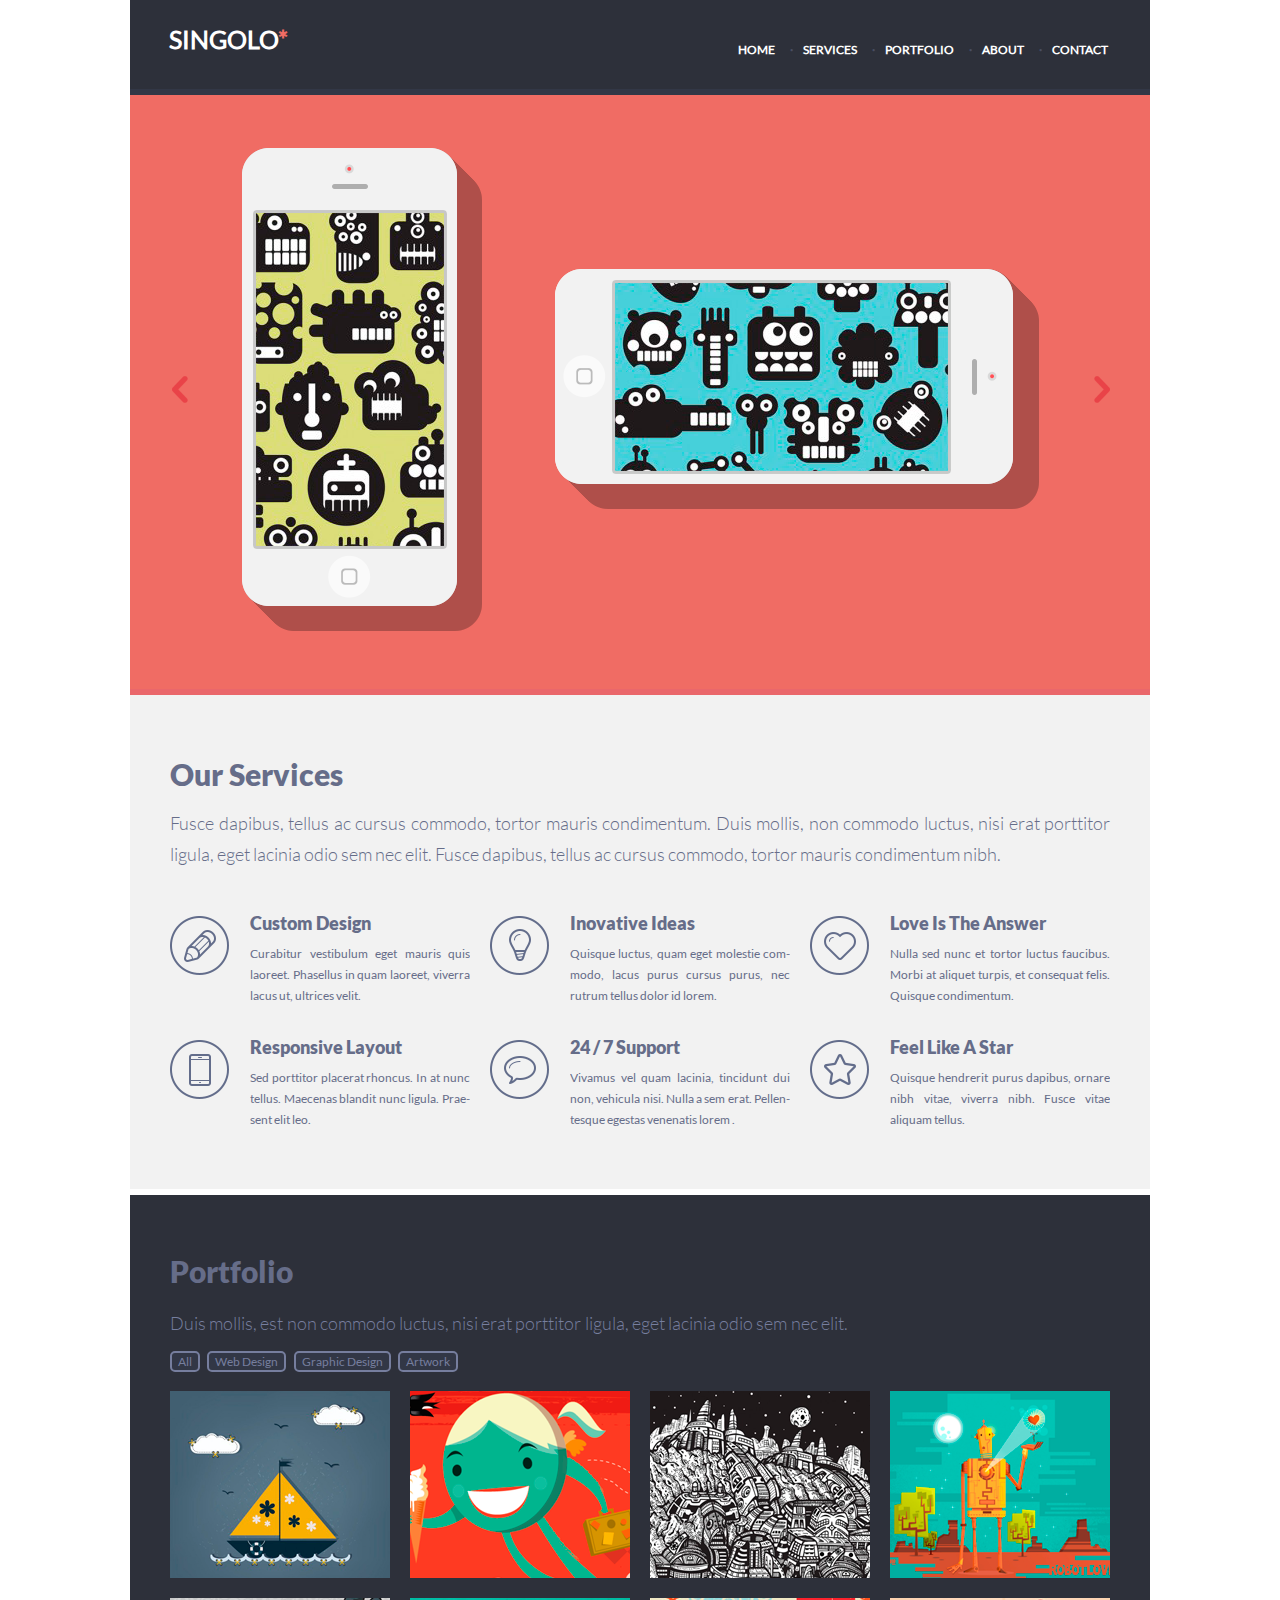
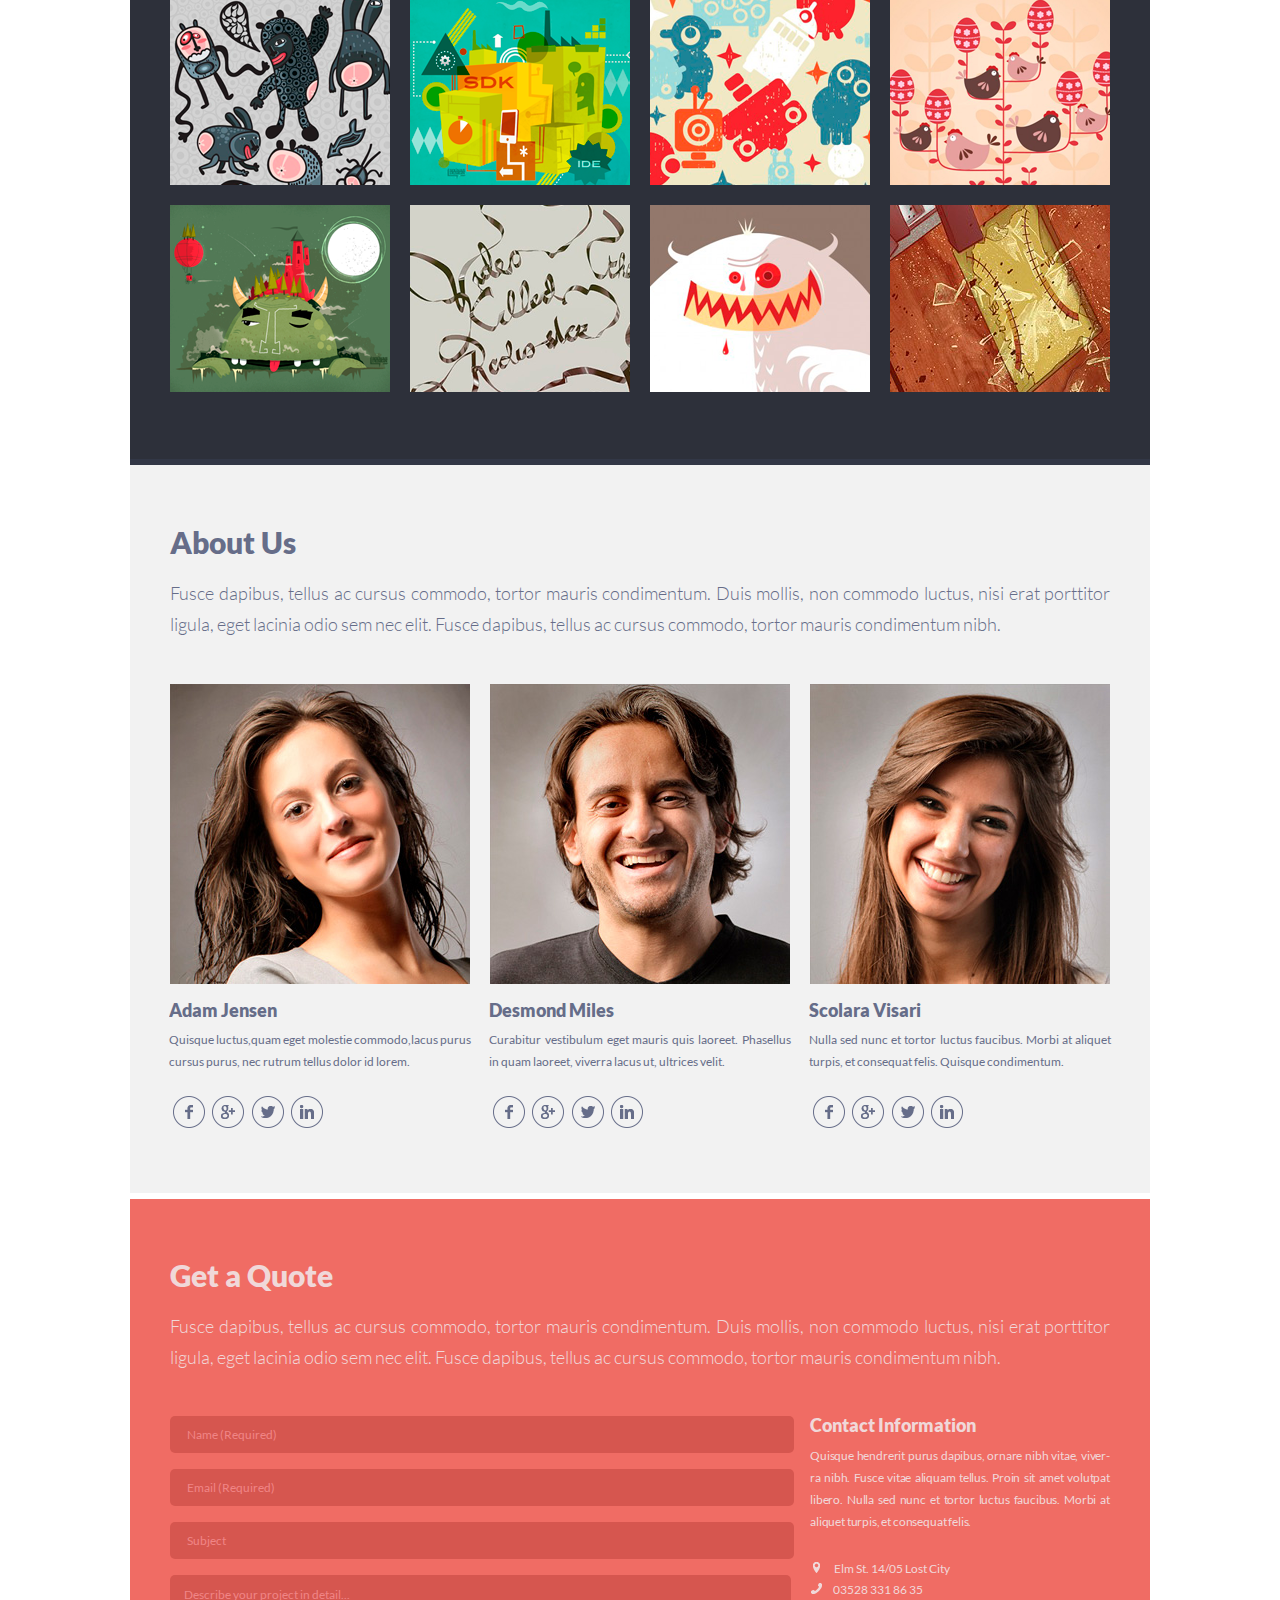
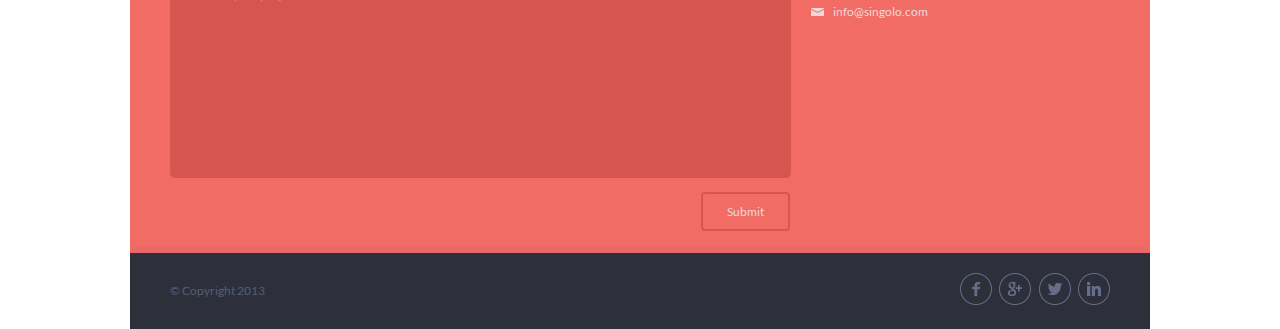
<file: index.html>
<!DOCTYPE html>
<html>
    <head>
        <meta charset="utf-8" />
        <title>Singolo</title>
        <link rel="stylesheet" href="style.css"> 
        <link href="https://fonts.googleapis.com/css?family=Lato&display=swap" rel="stylesheet">
        <meta name="viewport" content="width=device-width";>
    </head>
    <body>
        <header class="header">
              <div class="container-header">
                <div class="sandwich-container">
                  <div class="bar1"></div>
                  <div class="bar2"></div>
                  <div class="bar3"></div>
                </div>
                <div class="sandwich-container turned sandwich-visible">
                  <div class="bar1"></div>
                  <div class="bar2"></div>
                  <div class="bar3"></div>
                </div>
                <h1 class="singolo" name="home">singolo<span class="colorf06c64">*</span></h1>
                <nav class="nav sandwich-visible">
                  <ul class="container-nav">
                    <li><p class="nav-item-1" ><a href="#home">HOME </a><span>&#183;</span></p></li>
                    <li><p class="nav-item-2" ><a href="#services">SERVICES </a><span>&#183;</span></p></li>
                    <li><p class="nav-item-3" ><a href="#portfolio">PORTFOLIO </a><span>&#183;</span></p></li>
                    <li><p class="nav-item-4" ><a href="#about">ABOUT </a><span>&#183;</span></p></li>
                    <li><p class="nav-item-5" ><a href="#contact">CONTACT</a></p></li>
                  </ul>
                </nav>
            </div>
          </header>
        <main>
            <section class="slider" id="home">
                <div class="slider-container">
                  <div class="second-slide displayNone">
                    <img class="second-slide-phone" src="assets/images/slider2.png">
                  </div>
                  <div class="first-slide activeElement">
                    <img class="iphone-black-vertical " src="assets/images/iphone-black-vertical.png">
                    <img class="iphone-black-horizontal " src="assets/images/iphone-black-horizontal.png">
                    <img class="iphone-vertical" src="assets/images/iPhone Vertical.png">
                    <img class="iphone-horizontal" src="assets/images/iPhone Horizontal.png">
                  </div>
                    <img class="chev" src="assets/images/chev.png">
                    <img class="chev-2" src="assets/images/chev.png">
                  </div>
            </section>
            <section class="services" id="services">
                <div class="services-container">
                    <div class="col-1" >
                        <p class="text-1" >Our Services</p>
                        <p class="text-2">Fusce dapibus,  tellus ac cursus commodo, tortor mauris condimentum. Duis mollis, non commodo luctus, nisi erat porttitor ligula, eget lacinia odio sem nec elit. Fusce dapibus, tellus ac cursus commodo, tortor mauris condimentum nibh.</p>
                    </div>
                    <div class="img-services-container-1">
                      <div>
                        <img class="icon" src="assets/images/Pen.png" >
                        <div class="col-2">
                            <p class="text-3">Custom Design</p>
                            <p class="text-4">Curabitur vestibulum eget mauris quis laoreet. Phasellus in quam laoreet, viverra lacus ut, ultrices velit.</p>
                        </div>
                      </div>
                      <div>
                        <img class="icon" src="assets/images/Bulb.png" >
                        <div class="col-2">
                            <p class="text-3">Inovative Ideas</p>
                            <p class="text-4">Quisque luctus, quam eget molestie com-modo, lacus purus cursus purus, nec rutrum tellus dolor id lorem.</p>
                        </div>
                      </div>
                      <div>
                        <img class="icon" src="assets/images/Heart.png" >
                        <div class="col-2">
                            <p class="text-3">Love Is The Answer</p>
                            <p class="text-4">Nulla sed nunc et tortor luctus faucibus. Morbi at aliquet turpis, et consequat felis. Quisque condimentum.</p>
                        </div>
                      </div>
                      <div>
                        <img class="icon" src="assets/images/Phone.png" >
                        <div class="col-2">
                            <p class="text-3">Responsive Layout</p>
                            <p class="text-4">Sed porttitor placerat rhoncus. In at nunc tellus. Maecenas blandit nunc ligula. Prae-sent elit leo.</p>
                        </div>
                      </div>
                      <div>
                        <img class="icon" src="assets/images/Bubble.png" >
                        <div class="col-2">
                            <p class="text-3">24 / 7 Support</p>
                            <p class="text-4">Vivamus vel quam lacinia, tincidunt dui non, vehicula nisi. Nulla a sem erat. Pellen-tesque egestas venenatis lorem .</p>
                        </div>
                      </div>
                      <div>
                        <img class="icon" src="assets/images/Star.png" >
                        <div class="col-2">
                            <p class="text-3">Feel Like A Star</p>
                            <p class="text-4">Quisque hendrerit purus dapibus, ornare nibh vitae, viverra nibh. Fusce vitae aliquam tellus.</p>
                        </div>
                      </div>
                    </div >
                </div>
            </section>
            <div class="portfolio-div" id="portfolio">
                <section class="portfolio-section" >
                  <h2 class="portfolio-header">Portfolio</h2>
                  <p class="portfolio-description">
                    Duis mollis, est non commodo luctus, nisi erat porttitor ligula, eget
                    lacinia odio sem nec elit.
                  </p>
                  <nav class="nav-filter">
                    <ul class="filter">
                      <li class="filter-options-li">
                        <button class="button-all">All</button>
                      </li>
                      <li class="filter-options-li">
                        <button class="button-web-design">Web Design</button>
                      </li>
                      <li class="filter-options-li">
                        <button class="button-graphic-design">Graphic Design</button>
                      </li>
                      <li class="filter-options-li">
                        <button class="button-artwork">Artwork</button>
                      </li>
                    </ul>
                  </nav>
                  <div class="picture-block">
                    <img
                      src="./assets/images/portfolio-1.png"
                      alt="boat"
                      class="portfolio-img"
                    />
                    <img
                      src="./assets/images/portfolio-2.png"
                      alt="girl with ice-cream"
                      class="portfolio-img"
                    />
                    <img
                      src="./assets/images/portfolio-3.png"
                      alt="city in the night"
                      class="portfolio-img"
                    />
                    <img
                      src="./assets/images/portfolio-4.png"
                      alt="lovely robot"
                      class="portfolio-img"
                    />
                    <img
                      src="./assets/images/portfolio-5.png"
                      alt="strange animals"
                      class="portfolio-img"
                    />
                    <img
                      src="./assets/images/portfolio-6.png"
                      alt="SDK visualized"
                      class="portfolio-img"
                    />
                    <img
                      src="./assets/images/portfolio-7.png"
                      alt="weird figures"
                      class="portfolio-img"
                    />
                    <img
                      src="./assets/images/portfolio-8.png"
                      alt="birdies"
                      class="portfolio-img"
                    />
                    <img
                      src="./assets/images/portfolio-9.png"
                      alt="swamp monster"
                      class="portfolio-img"
                    />
                    <img
                      src="./assets/images/portfolio-10.png"
                      alt="some signature"
                      class="portfolio-img"
                    />
                    <img
                      src="./assets/images/portfolio-11.png"
                      alt="white mutant"
                      class="portfolio-img"
                    />
                    <img
                      src="./assets/images/portfolio-12.png"
                      alt="voltmeter"
                      class="portfolio-img"
                    />
                  </div>
                </section>
              </div>
              <div class="about-us-section-div" id="about">
                <section class="about-us-section" >
                  <h2 class="about-us-header">About Us</h2>
                  <p class="about-us-desctiption">
                    Fusce dapibus, tellus ac cursus commodo, tortor mauris condimentum. Duis mollis, non commodo luctus, nisi erat porttitor ligula, eget lacinia odio sem nec elit. Fusce dapibus, tellus ac cursus commodo, tortor mauris condimentum nibh.
                  </p>
                  <div class="team-container">
                    <div class="team-member">
                      <img
                        src="./assets/images/person-1.jpg"
                        alt="Adam Jensen"
                        class="team-member-img"
                      />
                      <h3 class="team-member-name">
                        Adam Jensen
                      </h3>
                      <p class="team-member-description">
                        Quisque luctus,quam eget molestie commodo,lacus purus cursus purus, nec rutrum tellus dolor id lorem.
                      </p>
                      <ul class="team-member-contacts">
                        <li class="team-member-li">
                          <a href="#" class="team-member-a"
                            ><img src="./assets/images/Facebook.png" alt="Facebook"
                          /></a>
                        </li>
                        <li class="team-member-li">
                          <a href="#" class="team-member-a"
                            ><img src="./assets/images/Google.png" alt="Google"
                          /></a>
                        </li>
                        <li class="team-member-li">
                          <a href="#" class="team-member-a"
                            ><img src="./assets/images/Twitter.png" alt="Twitter"
                          /></a>
                        </li>
                        <li class="team-member-li">
                          <a href="#" class="team-member-a"
                            ><img src="./assets/images/LinkedIn.png" alt="LinkedIn"
                          /></a>
                        </li>
                      </ul>
                    </div>
                    <div class="team-member">
                      <img
                        src="./assets/images/person-2.jpg"
                        alt="Desmond Miles"
                        class="team-member-img"
                      />
                      <h3 class="team-member-name">Desmond Miles</h3>
                      <p class="team-member-description">
                        Curabitur vestibulum eget mauris quis laoreet. Phasellus in quam laoreet, viverra lacus ut, ultrices velit.
                      </p>
                      <ul class="team-member-contacts">
                        <li class="team-member-li">
                          <a href="#" class="team-member-a"
                            ><img src="./assets/images/Facebook.png" alt="Facebook"
                          /></a>
                        </li>
                        <li class="team-member-li">
                          <a href="#" class="team-member-a"
                            ><img src="./assets/images/Google.png" alt="Google"
                          /></a>
                        </li>
                        <li class="team-member-li">
                          <a href="#" class="team-member-a"
                            ><img src="./assets/images/Twitter.png" alt="Twitter"
                          /></a>
                        </li>
                        <li class="team-member-li">
                          <a href="#" class="team-member-a"
                            ><img src="./assets/images/LinkedIn.png" alt="LinkedIn"
                          /></a>
                        </li>
                      </ul>
                    </div>
                    <div class="team-member">
                      <img
                        src="./assets/images/person-3.jpg"
                        alt="Scolara Visari"
                        class="team-member-img"
                      />
                      <h3 class="team-member-name">Scolara Visari</h3>
                      <p class="team-member-description">
                        Nulla sed nunc et tortor luctus faucibus. Morbi at aliquet turpis, et consequat felis. Quisque condimentum.
                      </p>
                      <ul class="team-member-contacts">
                        <li class="team-member-li">
                          <a href="#" class="team-member-a"
                            ><img src="./assets/images/Facebook.png" alt="Facebook"
                          /></a>
                        </li>
                        <li class="team-member-li">
                          <a href="#" class="team-member-a"
                            ><img src="./assets/images/Google.png" alt="Google"
                          /></a>
                        </li>
                        <li class="team-member-li">
                          <a href="#" class="team-member-a"
                            ><img src="./assets/images/Twitter.png" alt="Twitter"
                          /></a>
                        </li>
                        <li class="team-member-li">
                          <a href="#" class="team-member-a"
                            ><img src="./assets/images/LinkedIn.png" alt="LinkedIn"
                          /></a>
                        </li>
                      </ul>
                    </div>
                  </div>
                </section>
              </div>
              <section class="main_section" id="contact">
                <div class="main_wrapper">
                  <h1>Get a Quote</h1>
                  <p class="main_wrapper_text">Fusce dapibus, tellus ac cursus commodo, tortor mauris condimentum. Duis mollis, non commodo luctus, nisi erat porttitor ligula, eget lacinia odio sem nec elit. Fusce dapibus, tellus ac cursus commodo, tortor mauris condimentum nibh.</p>
                  <div class="flex_content">
                    <form >
                      <input name="name" type="text" placeholder="Name (Required)" id="name" required/>
                      <input name="email" type="email" placeholder="Email (Required)" id="email" required/>
                      <input name="subject" type="text" placeholder="Subject" id="subject"/>
                      <textarea name="textarea" placeholder="Describe your project in detail..." id="project" cols="30" rows="10"></textarea>
                      <button class="content_button" type="Submit">Submit</button>
                    </form>
                    <div class="information_wrapper">
                      <h3>Contact Information</h3>
                      <p class="information_text">
                        Quisque hendrerit purus dapibus, ornare nibh vitae, viver- ra nibh. Fusce vitae aliquam tellus. Proin sit amet volutpat libero. Nulla sed nunc et tortor luctus faucibus. Morbi at aliquet turpis, et consequat felis.</p>
                      <div class="contac_info_div">
                        <img class="location" src="assets/images/location.png" alt="location icon"/>
                        <a class="text_location">Elm St. 14/05 Lost City</a>
                        <p>
                        <img class="contact_number" src="assets/images/contact-number.png" alt="phone icon"/>
                        <a class="phone-number" href="tel:035283318635">03528 331 86 35</a>
                        </p>
                        <p>
                        <img class="mail" src="assets/images/mail.png" alt="mail icon"/>
                        <a class="e_mail" href="mailto:info@singolo.com">info@singolo.com</a>
                        </p>
                      </div>
                    </div>
                  </div>
                </div>
              </section>
              <section id='message-block' class="hidden">
                  <div id='message'>
                    <p>Письмо отправлено:</p>
                    <p id='resultSubject'></p>
                    <p id='resultDescription'></p>
                    <button id='close-button'>OK</button>
                  </div>
              </section>
        </main>
        <footer class="footer">
            <div class="footer_container">
              <p>© Copyright 2013</p>
              <div class="social_footer">
                <a href="#"><img class="social" src="assets/images/Facebook.png" alt="facebook icon"/></a>
                <a href="#"><img class="social" src="assets/images/Google.png" alt="google icon"/></a>
                <a href="#"><img class="social" src="assets/images/Twitter.png" alt="twitter icon"/></a>
                <a href="#"><img class="social" src="assets/images/LinkedIn.png" alt="linkedIn icon"/></a>
              </div>
            </div>
          </footer>
          <script src="script.js"></script>
    </body>
</html>
</file>
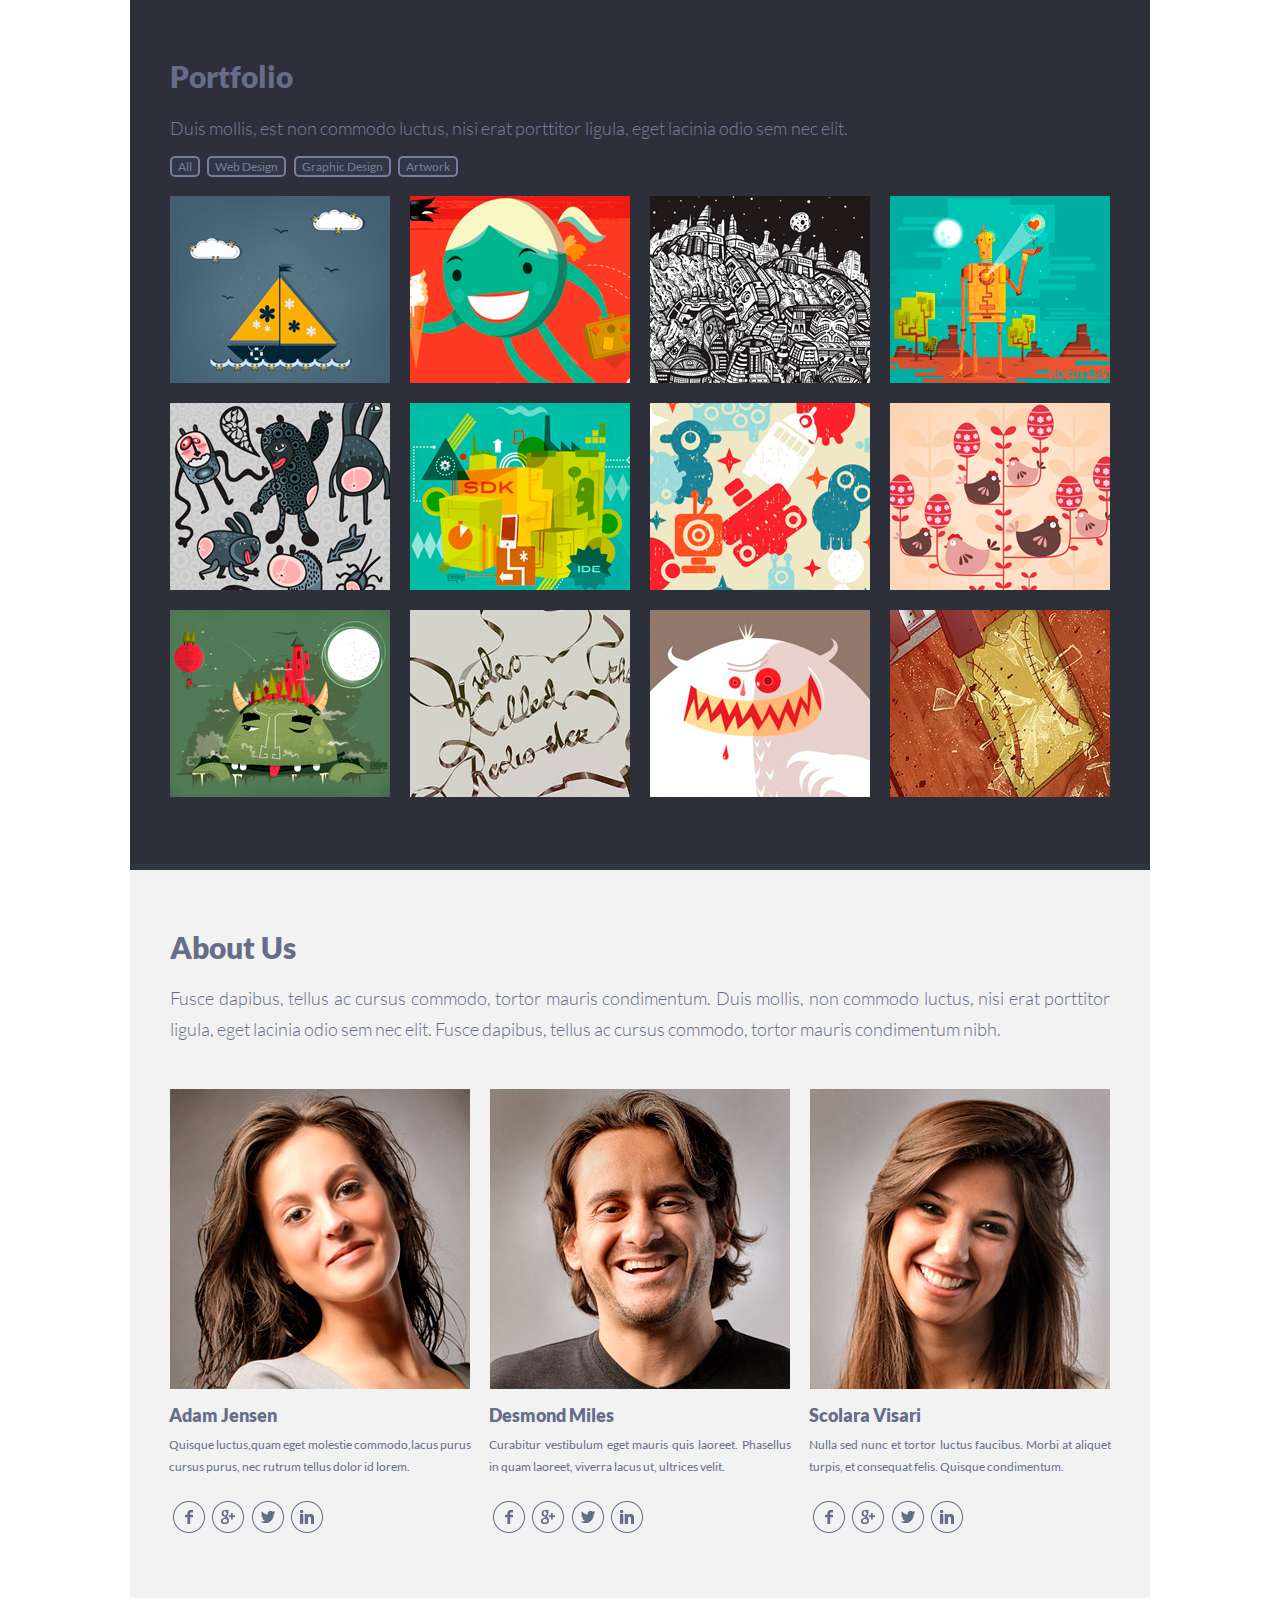
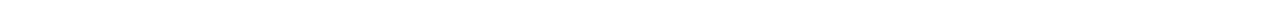
<file: singolo2.html>
<!DOCTYPE html>
<html lang="en">
  <head>
    <meta charset="UTF-8" />
    <meta name="viewport" content="width=device-width, initial-scale=1.0" />
    <title>Document</title>
    <link rel="stylesheet" href="style.css" />
  </head>

  <body>
    <div class="portfolio-div">
      <section class="portfolio-section">
        <h2 class="portfolio-header">Portfolio</h2>
        <p class="portfolio-description">
          Duis mollis, est non commodo luctus, nisi erat porttitor ligula, eget
          lacinia odio sem nec elit.
        </p>
        <nav class="nav-filter">
          <ul class="filter">
            <li class="filter-options-li">
              <button class="button-all"><span>All</span></button>
            </li>
            <li class="filter-options-li">
              <button class="button-web-design"><span>Web Design</span></button>
            </li>
            <li class="filter-options-li">
              <button class="button-graphic-design">
                <span>Graphic Design</span>
              </button>
            </li>
            <li class="filter-options-li">
              <button class="button-artwork"><span>Artwork</span></button>
            </li>
          </ul>
        </nav>
        <div class="picture-block">
          <img
            src="./assets/images/portfolio-1.png"
            alt="boat"
            class="portfolio-img"
          />
          <img
            src="./assets/images/portfolio-2.png"
            alt="girl with ice-cream"
            class="portfolio-img"
          />
          <img
            src="./assets/images/portfolio-3.png"
            alt="city in the night"
            class="portfolio-img"
          />
          <img
            src="./assets/images/portfolio-4.png"
            alt="lovely robot"
            class="portfolio-img"
          />
          <img
            src="./assets/images/portfolio-5.png"
            alt="strange animals"
            class="portfolio-img"
          />
          <img
            src="./assets/images/portfolio-6.png"
            alt="SDK visualized"
            class="portfolio-img"
          />
          <img
            src="./assets/images/portfolio-7.png"
            alt="weird figures"
            class="portfolio-img"
          />
          <img
            src="./assets/images/portfolio-8.png"
            alt="birdies"
            class="portfolio-img"
          />
          <img
            src="./assets/images/portfolio-9.png"
            alt="swamp monster"
            class="portfolio-img"
          />
          <img
            src="./assets/images/portfolio-10.png"
            alt="some signature"
            class="portfolio-img"
          />
          <img
            src="./assets/images/portfolio-11.png"
            alt="white mutant"
            class="portfolio-img"
          />
          <img
            src="./assets/images/portfolio-12.png"
            alt="voltmeter"
            class="portfolio-img"
          />
        </div>
      </section>
    </div>
    <div class="about-us-section-div">
      <section class="about-us-section">
        <h2 class="about-us-header">About Us</h2>
        <p class="about-us-desctiption">
          Fusce dapibus, tellus ac cursus commodo, tortor mauris condimentum. Duis mollis, non commodo luctus, nisi erat porttitor ligula, eget lacinia odio sem nec elit. Fusce dapibus, tellus ac cursus commodo, tortor mauris condimentum nibh.
        </p>
        <div class="team-container">
          <div class="team-member">
            <img
              src="./assets/images/person-1.jpg"
              alt="Adam Jensen"
              class="team-member-img"
            />
            <h3 class="team-member-name">
              Adam Jensen
            </h3>
            <p class="team-member-description">
              Quisque luctus,quam eget molestie commodo,lacus purus cursus purus, nec rutrum tellus dolor id lorem.
            </p>
            <ul class="team-member-contacts">
              <li class="team-member-li">
                <a href="#" class="team-member-a"
                  ><img src="./assets/images/Facebook.png" alt="Facebook"
                /></a>
              </li>
              <li class="team-member-li">
                <a href="#" class="team-member-a"
                  ><img src="./assets/images/Google.png" alt="Google"
                /></a>
              </li>
              <li class="team-member-li">
                <a href="#" class="team-member-a"
                  ><img src="./assets/images/Twitter.png" alt="Twitter"
                /></a>
              </li>
              <li class="team-member-li">
                <a href="#" class="team-member-a"
                  ><img src="./assets/images/LinkedIn.png" alt="LinkedIn"
                /></a>
              </li>
            </ul>
          </div>
          <div class="team-member">
            <img
              src="./assets/images/person-2.jpg"
              alt="Desmond Miles"
              class="team-member-img"
            />
            <h3 class="team-member-name">Desmond Miles</h3>
            <p class="team-member-description">
              Curabitur vestibulum eget mauris quis laoreet. Phasellus in quam laoreet, viverra lacus ut, ultrices velit.
            </p>
            <ul class="team-member-contacts">
              <li class="team-member-li">
                <a href="#" class="team-member-a"
                  ><img src="./assets/images/Facebook.png" alt="Facebook"
                /></a>
              </li>
              <li class="team-member-li">
                <a href="#" class="team-member-a"
                  ><img src="./assets/images/Google.png" alt="Google"
                /></a>
              </li>
              <li class="team-member-li">
                <a href="#" class="team-member-a"
                  ><img src="./assets/images/Twitter.png" alt="Twitter"
                /></a>
              </li>
              <li class="team-member-li">
                <a href="#" class="team-member-a"
                  ><img src="./assets/images/LinkedIn.png" alt="LinkedIn"
                /></a>
              </li>
            </ul>
          </div>
          <div class="team-member">
            <img
              src="./assets/images/person-3.jpg"
              alt="Scolara Visari"
              class="team-member-img"
            />
            <h3 class="team-member-name">Scolara Visari</h3>
            <p class="team-member-description">
              Nulla sed nunc et tortor luctus faucibus. Morbi at aliquet turpis, et consequat felis. Quisque condimentum.
            </p>
            <ul class="team-member-contacts">
              <li class="team-member-li">
                <a href="#" class="team-member-a"
                  ><img src="./assets/images/Facebook.png" alt="Facebook"
                /></a>
              </li>
              <li class="team-member-li">
                <a href="#" class="team-member-a"
                  ><img src="./assets/images/Google.png" alt="Google"
                /></a>
              </li>
              <li class="team-member-li">
                <a href="#" class="team-member-a"
                  ><img src="./assets/images/Twitter.png" alt="Twitter"
                /></a>
              </li>
              <li class="team-member-li">
                <a href="#" class="team-member-a"
                  ><img src="./assets/images/LinkedIn.png" alt="LinkedIn"
                /></a>
              </li>
            </ul>
          </div>
        </div>
      </section>
    </div>
  </body>
</html>
</file>
<file: style.css>
@font-face {
  font-family: "Lato Light";
  src: url("assets/fonts/Lato-Light.ttf");
}

@font-face {
  font-family: "Lato Regular";
  src: url("assets/fonts/Lato-Regular.ttf");
}

@font-face {
  font-family: "Lato Bold";
  src: url("assets/fonts/Lato-Bold.ttf");
}

@font-face {
  font-family: "Lato Black";
  src: url("assets/fonts/Lato-Black.ttf");
}
html{
  scroll-behavior: smooth;
}
body {
  max-width: 1020px;
  margin: 0 auto;
  position: relative;
}
.header {
  z-index: 3;
  top: 0;
  font-family: "Lato Regular", sans-serif;
  font-weight: bold;
  position: sticky;
  background-color: #2d303a;
  text-transform: uppercase;
  height: 89px;
  border-bottom: 6px solid #323746;
}
.container-header {
  display: flex;
  flex-direction: row;
  justify-content: space-between;
  align-items: center;
}
.singolo {
  position: absolute;
  margin: 8px 0 0 39px;
  font-size: 25px;
  color: #ffffff;
  text-align: justify;
}

.sandwich-container{
  visibility: collapse;
}
/* Rotate first bar */
.change .bar1 {
  transform: rotate(90deg)  translate(9px,-8px) ;
}

/* Fade out the second bar */
.change .bar2 {
  transform: rotate(90deg) ;
}

/* Rotate last bar */
.change .bar3 {
  transform: rotate(90deg) translate(-8px,8px);
}
.slider {
  height: 594px;
  position: relative;
  border-bottom: 6px solid rgb(234, 103, 107);
}
.slider-container{
  overflow: hidden;
  height: 594px;
  position: relative;
}
.first-slide{
  background-color: #f06c64;
  height: 594px;
  position: absolute;
  
  z-index: 1;
}
.second-slide{
  position: absolute;
  z-index: 1;
}      
.displayLeft{
  animation-name: bounce-2;
  animation-timing-function: linear;
  animation-duration: 0.5s; 
  z-index: 2;
}
@keyframes bounce-2 {
  0%   { transform: translateX(-1020PX); }
  100%  { transform: translateX(0); }
}
.displayRight{
  animation-name: bounce-1;
  animation-timing-function: linear;
  animation-duration: 0.5s; 
  z-index: 2;
}

@keyframes bounce-1 {
  0%   { transform: translateX(+1020PX); }
  100%  { transform: translateX(0); }
}

.displayNone{
  display: none;
  visibility: hidden;
}

.activeImg{
  outline: #F06C64 solid 5px;
}

.chev {
  position: absolute;
  vertical-align: middle;
  margin-left: 42px;
  margin-top: 281px;
  z-index: 2;
}
.chev:hover {
  cursor: pointer;
  transform: scale(1.5);
}

.iphone-vertical {
  margin-top: 53px;
  vertical-align: middle;
  margin-left: 112px;
  position: absolute;
}
.iphone-black-vertical {
  margin-top: 53px;
  vertical-align: middle;
  margin-left: 112px;
  position: absolute;
}
.iphone-horizontal {
  position: absolute;
  vertical-align: middle;
  margin-left: 425px;
  margin-top: 174px;
}
.iphone-black-horizontal {
  position: absolute;
  vertical-align: middle;
  margin-left: 425px;
  margin-top: 174px;
}
.displayNone{
  display:none;
}


.chev-2 {
  vertical-align: middle;
  margin-top: 281px;
  transform: rotateY(180deg);
  position: absolute;
  margin-left: 964px;
  z-index: 2;
}

.chev-2:hover {
  cursor: pointer;
  transform: scale(1.5) rotate(180deg);
}

.nav {
  float: right;
  margin: 14px 0 0;
  position: relative;
  width: auto;
  width: 452px;
}
.container-nav {
  position: relative;
  list-style: none;
}
.container-nav li {
  float: left;
  padding-right: 10px;
  color: #ffffff;
  font-size: 12px;
}

.colorf06c64 {
  color: #f06c64;
}

p span {
  color: #494e62;
  padding-left: 13px;
}
.container-nav li .active {
  color: #f02c64;
}

.filter-options-li .active{
  color: #ffffff;
  border-color:#ffffff ;
}
.container-nav a{
  color: #ffffff;
  font-size: 12px;
  text-decoration: none;
}
.container-nav a:hover {
  cursor: pointer;
} 
.services {
  
  background-color: #f2f2f2;
  color: #666d89;
  border-bottom: 6px solid #ffffff;
}

.text-1 {
  font-family: "Lato Black";
  font-size: 30px;
  padding-top: 61px;
  margin: 0;
}
.text-2 {
  font-family: "Lato Light";
  font-size: 18px;
  line-height: 170%;
  text-align: justify;
  margin: 0;
  padding-top: 16px;
}
.services-container {
  max-width: 940px;
  
}
.img-services-container-1 {
  display: flex;
  flex-direction: row;
  justify-content: space-between;
  align-items: center;
  margin: 0;
}

.img-services-container-2 {
  display: flex;
  flex-direction: row;
  justify-content: space-between;
  align-items: center;

  padding-top: 18px;
}

.col-2 {
  width: 220px;
}

.text-3 {
  font-family: "Lato Black";
  font-size: 18px;
  margin: 0;
}
.text-4 {
  font-family: "Lato Regular";
  font-size: 12px;
  text-align: justify;
  line-height: 21px;
  margin-top: 9px;
  overflow: hidden;
  display: -webkit-box;
    -webkit-line-clamp: 3;
    -webkit-box-orient: vertical;

}
.icon {
  padding-top: 10px;
  margin-top: -47px;
}

.portfolio-div {
  height: 863px;
  background-color: #2d303a;
  border-bottom: 6px solid #323746;
}
.portfolio-section {
  margin: 0 auto;
  height: 864px;
  padding: 48px 40px;
}
.portfolio-section {
  border-bottom: 6px solid #323746;
}
.portfolio-header {
  color: #666d89;
  font-family: "Lato Black";
  font-size: 30px;
  line-height: 17.86px;
  margin: 0;
  padding-top: 20px;
}
.portfolio-description {
  margin-top: 27px;
  margin-bottom: 0px;
  font-family: "Lato Light";
  line-height: 30px;
  color: #767e9e;
  font-size: 18px;
  word-spacing: 0.01em;
}
.nav-filter {
  padding-top: 13px;
  height: 22px;
  width: 288px;
}
.filter {
  display: flex;
  flex-direction: row;
  justify-content: space-between;
  padding: 0;
  margin: 0;
}
.filter-options-li {
  display: inline-block;
}
.filter-options-li button {
  font-family: "Lato Regular";
  font-size: 12px;
  color: #767e9e;
  border-radius: 5px;
  background-color: #323746;
  border: 2px solid #767e9e;
  transition-duration: 0.4s;
}
.filter-options-li button:hover {
  border: 2px solid white;
  color: white;
}
/* .filter-options-li span {
  font-family: "Lato Regular";
  font-size: 12px;
  color: #767e9e;
  transition-duration: 0.4s;
}
.filter-options-li span:hover {
  color: white;
} */
.picture-block {
  margin-top: 18px;
  height: 601px;
  flex-wrap: wrap;
  display: flex;
  flex-direction: row;
  justify-content: space-between;
  align-content: space-between;
  /* overflow: hidden; */
}
.portfolio-img:nth-child(n + 13) {
  display: none;
}
.about-us-section-div {
  background-color: #f2f2f2;
  height: 728px;
  border-bottom: 6px solid #ffffff;
}

.about-us-header {
  font-family: "Lato Black";
  font-size: 30px;
  margin-top: 0px;
  margin-bottom: 0px;
  padding-left: 40px;
  padding-top: 59px;
  color: #666d89;
}
.about-us-desctiption {
  width: 940px;
  font-family: "Lato Light";
  color: #666d89;
  font-size: 18px;
  text-align: justify;
  margin-left: 40px;
  margin-top: 18px;
  line-height: 1.7;
}
.team-container {
  display: flex;
  flex-direction: row;
  justify-content: space-between;
  height: 443px;
  margin-left: 40px;
  margin-right: 40px;
  margin-top: 45px;
}
.team-member {
  width: 300px;
}
.team-member-name {
  font-family: "Lato Black";
  color: #666d89;
  font-size: 18px;
  margin-top: 11px;
  margin-left: -1px;
  margin-bottom: 0px;
  white-space: nowrap;
  overflow: hidden;
}

.team-member-description {
  font-family: "Lato Regular";
  font-size: 12px;
  color: #666d89;
  margin-top: 8px;
  margin-left: -1px;
  width: 302px;
  line-height: 1.8;
  text-align: justify;
}
.team-member-contacts {
  display: flex;
  flex-direction: row;
  justify-content: space-between;
  width: 150px;
  padding-left: 0px;
  margin-top: 24px;
  margin-left: 3px;
}
.team-member-li {
  list-style-type: none;
}

.main_section {
  height: 648px;
  background-color: #f06c64;
  border-bottom: 6px solid #ea676b;
}
.main_wrapper {
  max-width: 940px;
  margin: auto;
}
.main_wrapper h1 {
  margin: 0;
  font-family: "Lato Black";
  padding-top: 58px;
  font-size: 30px;
  color: #f0d8d9;
}
.main_wrapper_text {
  margin: 0;
  padding-top: 18px;
  font-family: "Lato Light";
  font-size: 18px;
  color: #f0d8d9;
  text-align: justify;
  line-height: 1.7;
}


.flex_content {
  display: flex;
  flex-direction: row;
  justify-content: space-between;
  
  max-width: 940px;
  
}
form {
  width: 620px;
}
input {
  width: 620px;
  height: 35px;
  margin-bottom: 16px;
  border-radius: 5px;
  background-color: #d6564f;
  border: none;
}
textarea {
  width: 617px;
  height: 199px;
  border-radius: 5px;
  background-color: #d6564f;
  resize: none;
  border: none;
}
input::placeholder {
  font-family: "Lato Regular";
  font-size: 12px;
  color: #f08586;
  padding-left: 15px;
}
textarea::placeholder {
  font-family: "Lato Regular";
  font-size: 12px;
  color: #f08586;
  padding-left: 12px;
  padding-top: 10px;
}
.content_button {

  font-family: "Lato Regular";
  color: #f0d8d9;
  background-color: #f06c64;
  border-radius: 4px;
  border: 2px solid #d6564f;
  font-size: 12px;
  padding: 10px 24px;
  transition-duration: 0.4s;
  float: right;
}
.content_button:hover {
  background-color: #d6564f;
}

.information_wrapper {
  max-width: 300px;
}
#message-block{
  position: fixed;
  width: 100vw;
  height: 100vh;
  top: 0;
  left: 0;
  background: #0008;
  z-index: 4;
}
#message-block.hidden{
  display:none;
}
#message{
  width: 300px;
  overflow: hidden;
  margin: 330px auto;
  border: 2px solid black;
  text-align: center;
  background-color: coral;
}
h3 {
  margin: 0;
  font-family: "Lato Black";
  font-size: 18px;
  color: #f0d8d9;
  margin-top: -2px;
}
.information_text {
  margin: 0;
  font-family: "Lato Regular";
  font-size: 12px;
  color: #f0d8d9;
  padding-top: 9px;
  text-align: justify;
  line-height: 1.82;
  letter-spacing: -0.0138em;
}
.location {
  
  padding-left: 3px;
}
.text_location {
  margin: 0;
  font-family: "Lato Regular";
  font-size: 12px;
  color: #f0d8d9;
  padding-left: 10px;
}
.contac_info_div p {
  margin: 0;
}
.contact_number {
  padding-top: 6px;
  padding-left: 1px;
}
.phone-number {
  font-family: "Lato Regular";
  font-size: 12px;
  color: #f0d8d9;
  text-decoration: none;
  padding-left: 7px;
}
.mail {
  padding-top: 10px;
  padding-left: 1px;
}
.e_mail {
  font-family: "Lato Regular";
  font-size: 12px;
  color: #f0d8d9;
  text-decoration: none;
  padding-left: 5px;
}
.footer {
  background-color: #2d303a;
  height: 76px;
}
.footer_container {
  display: flex;
  flex-direction: row;
  justify-content: space-between;
  max-width: 940px;
}
.footer_container p {
  margin: 0;
  font-family: "Lato Regular";
  font-size: 12px;
  color: #575d74;
  
}
.social_footer {
  width: 150px;
  height: 33px;
  display: flex;
  flex-direction: row;
  justify-content: space-between;
}
@media(min-width:1020px){
  .services{
    height: 494px;
  }
.services-container {
  margin: 0 40px 0 40px;
  }
  .col-2{
    display: inline-block;
    padding-left: 17px;
  }
  .first-slide{
    width: 1020px;
  }
  .img-services-container-1{
    align-content: space-between;
    flex-wrap: wrap;
    width: 940px;
    height: 228px;
    padding-top: 43px;
  }
  .img-services-container-1>div{
    width: 300px;
    height: 104px;
  }
  .icon{
    margin-bottom: 43px;
  }
  .portfolio-div{
    width: 1020px;
    height: 864px;
  }
  .picture-block{
    width: 940px;
    height: 601px;
  }
  .content_button{
    margin-top: 10px;
  }
  .flex_content{
    margin: 0;
    margin-top: 44px;
  }
  .location{
    padding-top: 29px;
  }
  .footer_container{
    margin: auto;
  }
  .social_footer{
    margin-top: 20px;
  }
  .footer_container p{
    padding-top: 30px;
  }
}

@media (max-width:1019px){
  .header{
    min-width: 768px;
  }
  .singolo{
    margin-top: 9px;
    position: absolute;
  }
  .nav{
    margin-top: 13px;
  }
  .slider{
    min-width: 768px;
    height: 446px;
  }
  .slider-container{
    min-width: 768px;
    height: 446px;
  }
  .first-slide{
    min-width: 768px;
    height: 447px;
    width: 100%;
  }
  .iphone-vertical{
    width: 180px;
    height: 363px;
    margin-left: 10.94%;
    margin-top: 41px;
  }
  .iphone-horizontal{
    height: 180px;
    width: 363px;
    margin-left: 41.54%;
    margin-top: 135px;
  }
  .iphone-black-vertical{
    width: 180px;
    height: 363px;
    margin-left: 10.94%;
    margin-top: 43px;
  }
  .iphone-black-horizontal{
    height: 180px;
    width: 363px;
    margin-left: 41.54%;
    margin-top: 135px;
  }
  .chev{
    margin-left: 32px;
    margin-top: 213px;
  }
  .chev-2{
    margin-left: 94.53%;
    margin-top: 213px;
  }
  .second-slide-phone{
    min-width: 768px;
    height: 447px;
    width: 100%;
  }
  .services{
    min-width: 768px;
    height: 674.62px;
    border-bottom: none;
  }
  .services-container{
    margin: 0 5.21% 0 5.21%;
    min-width: 687px;
    height: 571px;
    flex-wrap: wrap;
  }
  .img-services-container-1{
    align-content: space-between;
    flex-wrap: wrap;
    min-width: 655px;
    height: 390px;
    margin-top: 67px;
  }
  .img-services-container-1>div{
    width: 300px;
    height: 104px;
    padding-right: 35px;
  }
  .icon{
    margin-bottom: 44px;
    
  }
  .col-2{
    display: inline-block;
    padding-left: 16px;
  }
  .col-1{
    min-width: 687px;
    height: 153px;
  }
  .text-1{
    padding-top: 42px;
  }
 
  .portfolio-div{
    min-width: 768px;
    height: unset;
  }
  .portfolio-section{
    height: unset;
  }
  .portfolio-header{
    padding-top: 17px;
  }
  .portfolio-description{
    min-width: 695px;
    height: 60px;
  }
  .picture-block{
    width: 100%;
    height: unset;
    margin-top: 29px;
  }
  .portfolio-img{
    height: unset;
    width: 31.38%;
    margin-bottom: 20px;
  }
  .nav-filter{
    padding-top: 0px;
    margin-top: 15px;
  }
  .about-us-section-div{
    min-width: 768px;
    height: unset;
  }
  .about-us-section{
    margin-left: 40px;
    margin-right: 40px;
  }
  .about-us-desctiption{
    width: 688px;
    margin-top: 17px;
    margin-left: 0px;
    margin-bottom: 36px;
  }
  .about-us-header{
    padding-left: 0px;
    padding-top: 47px;
  }
  .team-container{
    width: 100%;
    margin: 0px;
    height: unset;
  }
  .team-member{
    width: 31.83%;
    height: unset;
    margin-bottom: 49px;
  }
  .team-member-name{
    margin-top: 7px;
  }
  .team-member>img{
    width: 100%;
    
  }
  .team-member-description{
    width: 219px;
    height: 72px;
    margin-top: 0px;
    margin-bottom: 0px;
  }
  .team-member-contacts{
    margin-top: 4px;
  }
  .main_section{
    
    height: 625.21px;
  }
  .main_wrapper{
    margin: 0;
    height: 625.21px;
    max-width: unset;
  }
  .main_wrapper h1{
    margin-left: 5.47%;
    margin-right: 66.28%;
    height: 40px;
    padding-top: 53px;

  }
  .main_wrapper_text{
    height: 96px;
    margin-left: 5.47%;
    margin-right: 5.46%;
    padding-top: 13px;
  }
  .flex_content form{
    width: 63.87%;
    height: 309px;
  }
  form input{
    width: 100%;
    height: 38px;
    margin-bottom: 9px;
  }
  form textarea{
    width: 100%;
    height: 159px;
  }
  .content_button {
    width: 136px;
    height: 38px;
    margin-top: 0px;
    
  }
  .information_wrapper{
    width: 31.93%;
    height: 225px;
  }
  .flex_content{
    margin-left: 5.47%;
    margin-right: 5.46%;
    margin-top: 20px;
    
  }
  .information_wrapper h3{
    width: 221px;
    height: 15px;
  }
  .information_text{
    height: 142px;
  }
  .contac_info_div{
    width: 148px;
    height: 63px;
  }
  .location{
    padding-top: 0px;
  }
  .footer{
    height: 76px;
    
  }
  .footer_container{
    margin: 0px 40px 0px 40px;
  }
  .footer_container p {
        padding-top: 33px;
  }
  .social_footer{
    margin-top: 23px;
  }
}


@media (max-width:767px){
  .header{
    min-width: 375px;
    height: 71px;
    border-bottom: none;
  }
  .sandwich-container {
    position: absolute;
    visibility: visible;
    display: inline-block;
    cursor: pointer;
    margin-left: 20px;
    margin-top: 20px;
  }
  .container-nav li p span {
    display: none;
  }
  .turned{
    transform: rotate(90deg);
    z-index: 3;
  }
  .sandwich-visible{
    display:none;
  }
  .nav{
    position: absolute;
    width: 278px;
    height: 2000px;
    background-color: #2D303A;
    margin-top: 0px;
    z-index: 2;
  }
  .container-header {
    align-items: unset;
  }
  .container-nav{
    display: flex;
    flex-direction: column;
    margin-top: 232px;
    margin-left: 21px;
  }
  .bar1, .bar2, .bar3 {
    width: 25px;
    height: 2.4px;
    background-color: white;
    margin: 6px 0;
    border-radius: 5px;
  }
  
  .singolo{
    position: static;
    margin:auto;
    margin-top: 25px;
    font-size: 19.6875px;
  }
  .slider {
    min-width: 375px;
    height: 218px;
    border-bottom: 2.21px solid rgb(234, 103, 107);
  }
  .slider-container {
    min-width: 375.49px;
    height: 218px;
  }
  .first-slide {
    min-width: 375.49px;
    height: 218px;
    width: 100%;
  }
  .second-slide-phone{
    min-width: 375.49px;
    height: 218px;
    width: 100%;
  }
  .iphone-vertical{
    width: 88.3px;
    height: 177.61px;
    margin-left: 41px;
    margin-top: 20px;
  }
  .iphone-black-vertical{
    width: 88.3px;
    height: 177.61px;
    margin-left: 41px;
    margin-top: 20px;
  }
  .iphone-horizontal{
    width: 177.84px;
    height: 88.35px;
    margin-left: 155px;
    margin-top: 65px;
  }
  .iphone-black-horizontal{
    width: 177.84px;
    height: 88.35px;
    margin-left: 155px;
    margin-top: 65px;
  }
  .chev {
    margin-left: 9px;
    margin-top: 97px;
  }
  .chev-2 {
    margin-left: 93.33%;
    margin-top: 98px;
  }
  .services{
    min-width: unset;
    height: 1033px;
    border-bottom: none;
  }
  .services-container {
    margin: auto;
    min-width: unset;
    width: 314px;
    height: 992px;
    flex-wrap: wrap;
  }
  .col-1 {
    min-width: unset;
    height: 268px;
  }
  .text-1 {
    padding-top: 27px;
  }
  .img-services-container-1{
    align-content: space-between;
    flex-wrap: wrap;
    min-width: unset;
    height: 699px;
    margin-top: 50px;
  }
  .img-services-container-1>div {
    width: unset;
    height: 104px;
    padding-right: 0px;
  }
  .portfolio-div{ 
    min-width: unset; 
    height: 844px;
    border-bottom: none;
  }
  .portfolio-section{
    height: unset;
    width: 84%;
    padding: 48px 8%;
  }
  .portfolio-header{
    padding-top: 5px;
  }
  .portfolio-description{
    min-width: unset; 
    height: unset;
  }
  .picture-block{
    width: 100%;
    height: unset;
    margin-top: 25px;
  }
  .portfolio-img:nth-child(n + 9) {
    display: none;
  }
  .portfolio-img{
    width: 47.63%;
    height: 128px;
    margin-bottom: 14px;
  }
  .about-us-section-div {
    min-width: 375px;
    height: unset;
    border-bottom: none;
}
.about-us-section {
  height: 100%;
  margin-left: 8%;
  margin-right: 8%;
  padding-bottom: 33px;
}
.about-us-header {
  padding-left: 0px;
  padding-top: 33px;
}
.about-us-desctiption {
  width: unset; 
}
.team-container{
  flex-direction: column;
}
.team-member {
  width: 100%;
  height: unset;
  margin-bottom: 21px;
  margin-top: 18px;
}
.team-member-name {
  margin-top: 12px;
}
.team-member-description{
  width: unset;
}
.team-member-contacts {
  margin-top: -17px;
  margin-bottom: -10px;
}
.main_section {
  height: unset;
}
.main_wrapper {
  margin: 0;
  height: unset;
  max-width: unset;
}
.main_wrapper h1 {
  margin-left: 8.27%;
  margin-right: 8%;
  height: unset;
  padding-top: 44px;
}
.main_wrapper_text {
  height: unset;
  margin-left: 8.27%;
  margin-right: 8%;
  padding-top: 13px;
}
.flex_content {
  margin-left: 8%;
  margin-right: 8%;
  margin-top: 56px;
  flex-direction: column;
}
.flex_content form {
  width: 100%;
  height: unset;
}
form input {
  width: 100%;
  height: 38px;
  margin-bottom: 9px;
}
.content_button {
  width: 100%;
  height: 52px;
  margin-top: 8px;
}
.information_wrapper {
  width: unset; 
  height: unset; 
  padding-top: 32px;
}
.information_wrapper h3 {
  width: unset; 
  height: unset;
}
.information_text {
  height: unset; 
  padding-top: 3px;
}
.contac_info_div {
  width: unset; 
  height: unset; 
  padding-top: 19px;
  margin-bottom: 41px;
}
#message{
  width: 300px;
  overflow: hidden;
  margin: 330px auto;
  border: 2px solid black;
  text-align: center;
  background-color: coral;
}
.footer_container {
  margin: 0 112px;
}
.footer_container p {
  display: none;
}
}
@media (max-width:374px){
  .slider{
    width: 374px;
  }
  .services{
    width: 374px;
  }
  .portfolio-div{
    width: 374px;
  }
  .about-us-section-div{
    width: 374px;
  }
  .main_section{
    width: 374px;
  }
  .footer{
    width: 374px;
  }
  
}
.sandwich-singolo{
  z-index: 4;
  margin-left: 70px;
}
</file>
